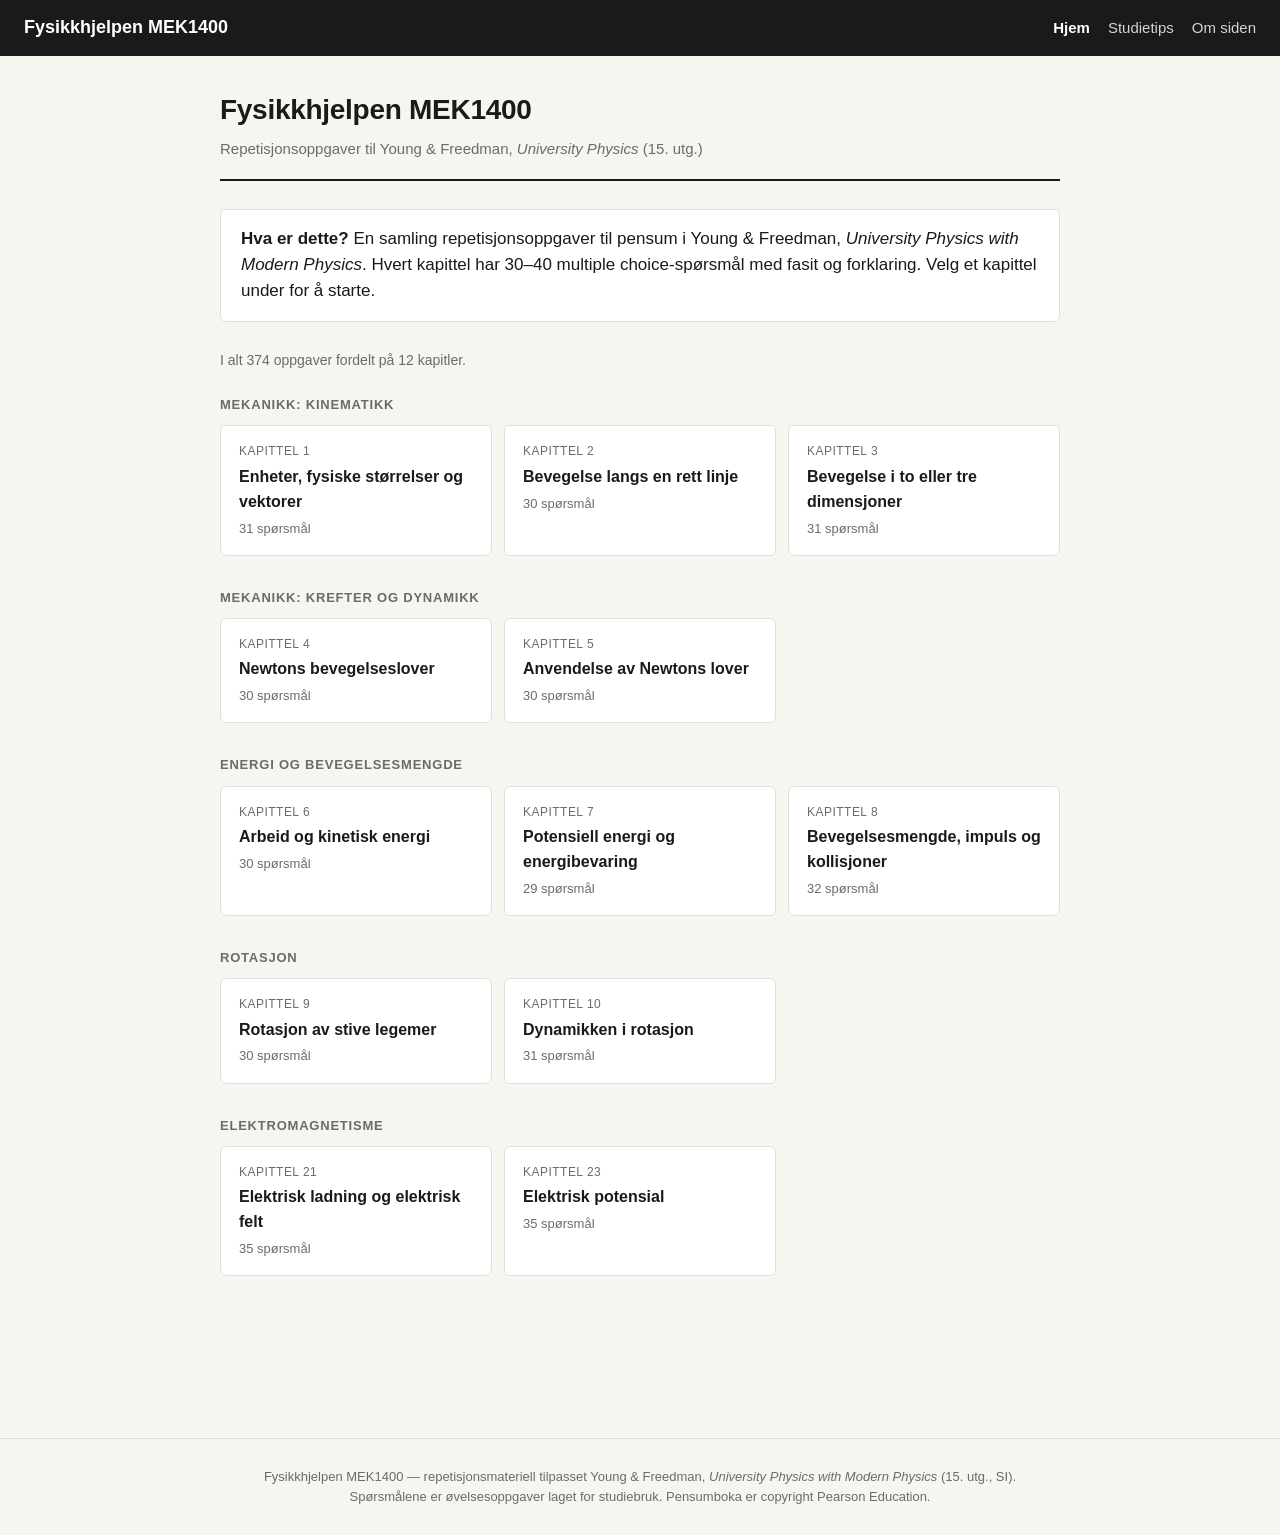
<file: index.html>
<!DOCTYPE html>
<html lang="no">
<head>
<meta charset="UTF-8">
<meta name="viewport" content="width=device-width, initial-scale=1.0">
<title>Hjem — Fysikkhjelpen MEK1400</title>
<meta name="description" content="Repetisjonsoppgaver i fysikk basert på Young &amp; Freedman University Physics. Multiple choice med fasit og forklaringer.">
<meta property="og:title" content="Hjem — Fysikkhjelpen MEK1400">
<meta property="og:description" content="Repetisjonsoppgaver i fysikk basert på Young &amp; Freedman University Physics.">
<meta property="og:type" content="website">
<link rel="stylesheet" href="style.css">

</head>
<body>
<header class="topbar">
  <a class="brand" href="index.html">Fysikkhjelpen MEK1400</a>
  <nav><a href="index.html" class="active">Hjem</a><a href="studietips.html">Studietips</a><a href="om.html">Om siden</a></nav>
</header>
<main class="wrap">
<header class="page-header">
  <h1>Fysikkhjelpen MEK1400</h1>
  <div class="subtitle">Repetisjonsoppgaver til Young &amp; Freedman, <em>University Physics</em> (15. utg.)</div>
</header>
<div class="summary">
  <strong>Hva er dette?</strong> En samling repetisjonsoppgaver til pensum i Young &amp; Freedman, <em>University Physics with Modern Physics</em>.
  Hvert kapittel har 30–40 multiple choice-spørsmål med fasit og forklaring.
  Velg et kapittel under for å starte.
</div>
<p style="color:var(--muted); font-size:14px; margin-bottom:24px;">I alt 374 oppgaver fordelt på 12 kapitler.</p>
<div class="group-head">Mekanikk: kinematikk</div>
<div class="chapter-grid">
<a class="chapter-card" href="kapittel-1.html">
  <div class="num">Kapittel 1</div>
  <span class="name">Enheter, fysiske størrelser og vektorer</span>
  <div class="meta">31 spørsmål</div>
</a>
<a class="chapter-card" href="kapittel-2.html">
  <div class="num">Kapittel 2</div>
  <span class="name">Bevegelse langs en rett linje</span>
  <div class="meta">30 spørsmål</div>
</a>
<a class="chapter-card" href="kapittel-3.html">
  <div class="num">Kapittel 3</div>
  <span class="name">Bevegelse i to eller tre dimensjoner</span>
  <div class="meta">31 spørsmål</div>
</a>
</div>
<div class="group-head">Mekanikk: krefter og dynamikk</div>
<div class="chapter-grid">
<a class="chapter-card" href="kapittel-4.html">
  <div class="num">Kapittel 4</div>
  <span class="name">Newtons bevegelseslover</span>
  <div class="meta">30 spørsmål</div>
</a>
<a class="chapter-card" href="kapittel-5.html">
  <div class="num">Kapittel 5</div>
  <span class="name">Anvendelse av Newtons lover</span>
  <div class="meta">30 spørsmål</div>
</a>
</div>
<div class="group-head">Energi og bevegelsesmengde</div>
<div class="chapter-grid">
<a class="chapter-card" href="kapittel-6.html">
  <div class="num">Kapittel 6</div>
  <span class="name">Arbeid og kinetisk energi</span>
  <div class="meta">30 spørsmål</div>
</a>
<a class="chapter-card" href="kapittel-7.html">
  <div class="num">Kapittel 7</div>
  <span class="name">Potensiell energi og energibevaring</span>
  <div class="meta">29 spørsmål</div>
</a>
<a class="chapter-card" href="kapittel-8.html">
  <div class="num">Kapittel 8</div>
  <span class="name">Bevegelsesmengde, impuls og kollisjoner</span>
  <div class="meta">32 spørsmål</div>
</a>
</div>
<div class="group-head">Rotasjon</div>
<div class="chapter-grid">
<a class="chapter-card" href="kapittel-9.html">
  <div class="num">Kapittel 9</div>
  <span class="name">Rotasjon av stive legemer</span>
  <div class="meta">30 spørsmål</div>
</a>
<a class="chapter-card" href="kapittel-10.html">
  <div class="num">Kapittel 10</div>
  <span class="name">Dynamikken i rotasjon</span>
  <div class="meta">31 spørsmål</div>
</a>
</div>
<div class="group-head">Elektromagnetisme</div>
<div class="chapter-grid">
<a class="chapter-card" href="kapittel-21.html">
  <div class="num">Kapittel 21</div>
  <span class="name">Elektrisk ladning og elektrisk felt</span>
  <div class="meta">35 spørsmål</div>
</a>
<a class="chapter-card" href="kapittel-23.html">
  <div class="num">Kapittel 23</div>
  <span class="name">Elektrisk potensial</span>
  <div class="meta">35 spørsmål</div>
</a>
</div>
</main>
<footer class="site-footer">
  Fysikkhjelpen MEK1400 — repetisjonsmateriell tilpasset Young &amp; Freedman, <em>University Physics with Modern Physics</em> (15. utg., SI).<br>
  Spørsmålene er øvelsesoppgaver laget for studiebruk. Pensumboka er copyright Pearson Education.
</footer>
</body>
</html>
</file>
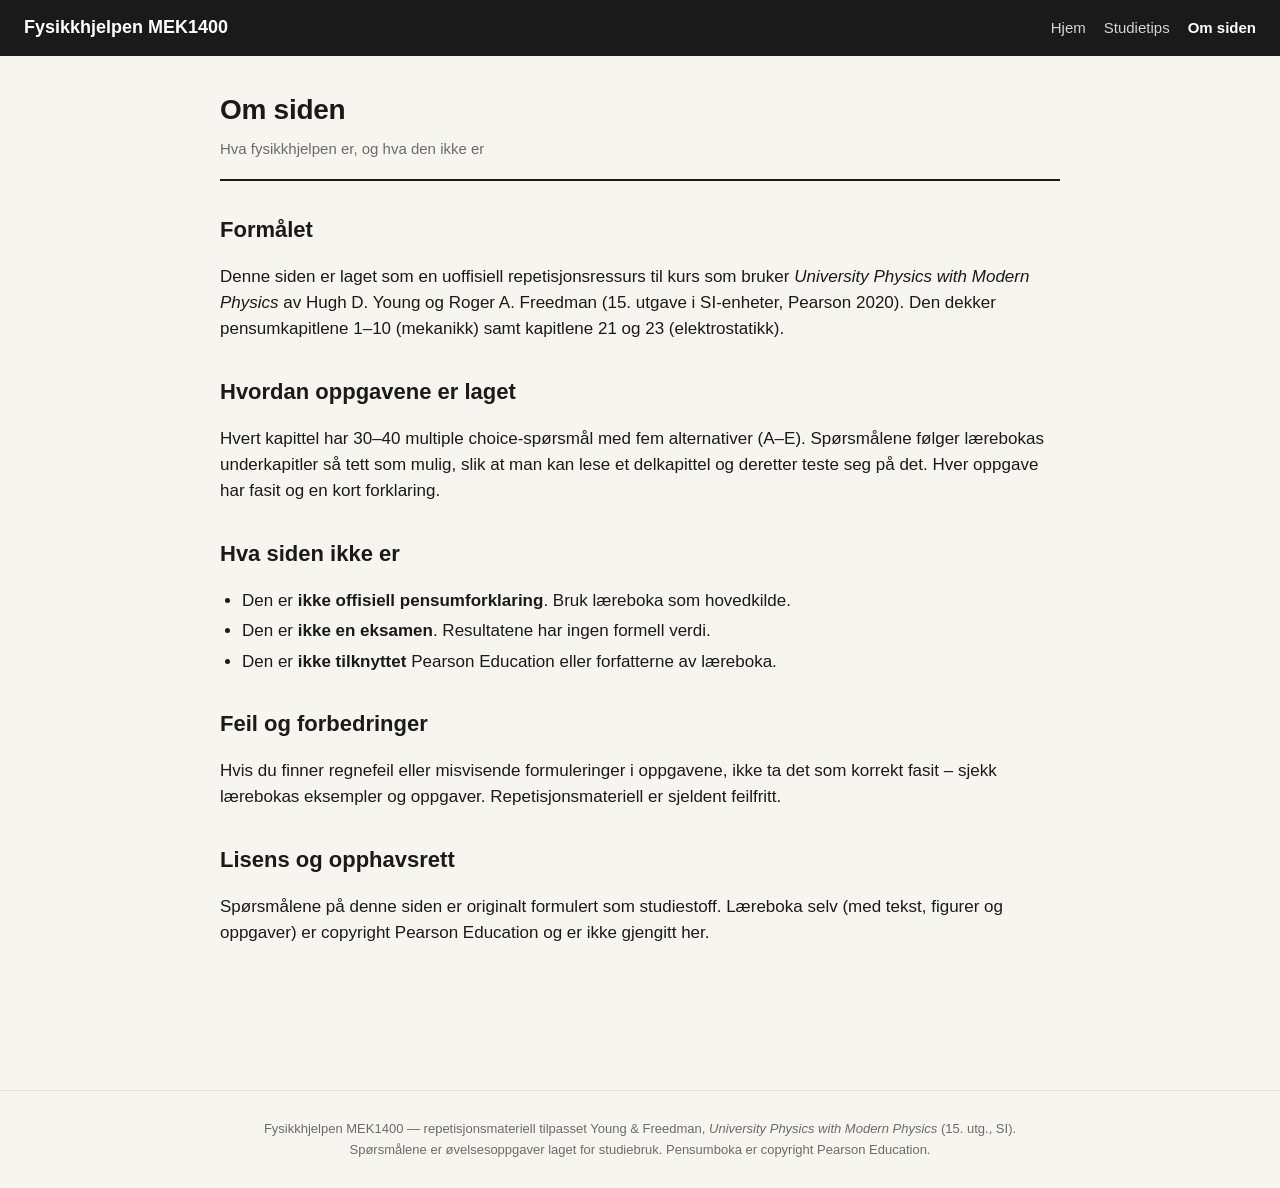
<file: om.html>
<!DOCTYPE html>
<html lang="no">
<head>
<meta charset="UTF-8">
<meta name="viewport" content="width=device-width, initial-scale=1.0">
<title>Om siden — Fysikkhjelpen MEK1400</title>
<meta name="description" content="Repetisjonsoppgaver i fysikk basert på Young &amp; Freedman University Physics. Multiple choice med fasit og forklaringer.">
<meta property="og:title" content="Om siden — Fysikkhjelpen MEK1400">
<meta property="og:description" content="Repetisjonsoppgaver i fysikk basert på Young &amp; Freedman University Physics.">
<meta property="og:type" content="website">
<link rel="stylesheet" href="style.css">

</head>
<body>
<header class="topbar">
  <a class="brand" href="index.html">Fysikkhjelpen MEK1400</a>
  <nav><a href="index.html">Hjem</a><a href="studietips.html">Studietips</a><a href="om.html" class="active">Om siden</a></nav>
</header>
<main class="wrap">
<header class="page-header">
  <h1>Om siden</h1>
  <div class="subtitle">Hva fysikkhjelpen er, og hva den ikke er</div>
</header>

<div class="prose">
<h2>Formålet</h2>
<p>Denne siden er laget som en uoffisiell repetisjonsressurs til kurs som bruker
<em>University Physics with Modern Physics</em> av Hugh D. Young og Roger A. Freedman
(15. utgave i SI-enheter, Pearson 2020).
Den dekker pensumkapitlene 1–10 (mekanikk) samt kapitlene 21 og 23 (elektrostatikk).</p>

<h2>Hvordan oppgavene er laget</h2>
<p>Hvert kapittel har 30–40 multiple choice-spørsmål med fem alternativer (A–E).
Spørsmålene følger lærebokas underkapitler så tett som mulig, slik at man kan
lese et delkapittel og deretter teste seg på det. Hver oppgave har fasit og
en kort forklaring.</p>

<h2>Hva siden ikke er</h2>
<ul>
<li>Den er <strong>ikke offisiell pensumforklaring</strong>. Bruk læreboka som hovedkilde.</li>
<li>Den er <strong>ikke en eksamen</strong>. Resultatene har ingen formell verdi.</li>
<li>Den er <strong>ikke tilknyttet</strong> Pearson Education eller forfatterne av læreboka.</li>
</ul>

<h2>Feil og forbedringer</h2>
<p>Hvis du finner regnefeil eller misvisende formuleringer i oppgavene, ikke ta
det som korrekt fasit – sjekk lærebokas eksempler og oppgaver. Repetisjonsmateriell
er sjeldent feilfritt.</p>

<h2>Lisens og opphavsrett</h2>
<p>Spørsmålene på denne siden er originalt formulert som studiestoff. Læreboka
selv (med tekst, figurer og oppgaver) er copyright Pearson Education og er ikke
gjengitt her.</p>
</div>
</main>

<footer class="site-footer">
  Fysikkhjelpen MEK1400 — repetisjonsmateriell tilpasset Young &amp; Freedman, <em>University Physics with Modern Physics</em> (15. utg., SI).<br>
  Spørsmålene er øvelsesoppgaver laget for studiebruk. Pensumboka er copyright Pearson Education.
</footer>
</body>
</html>
</file>
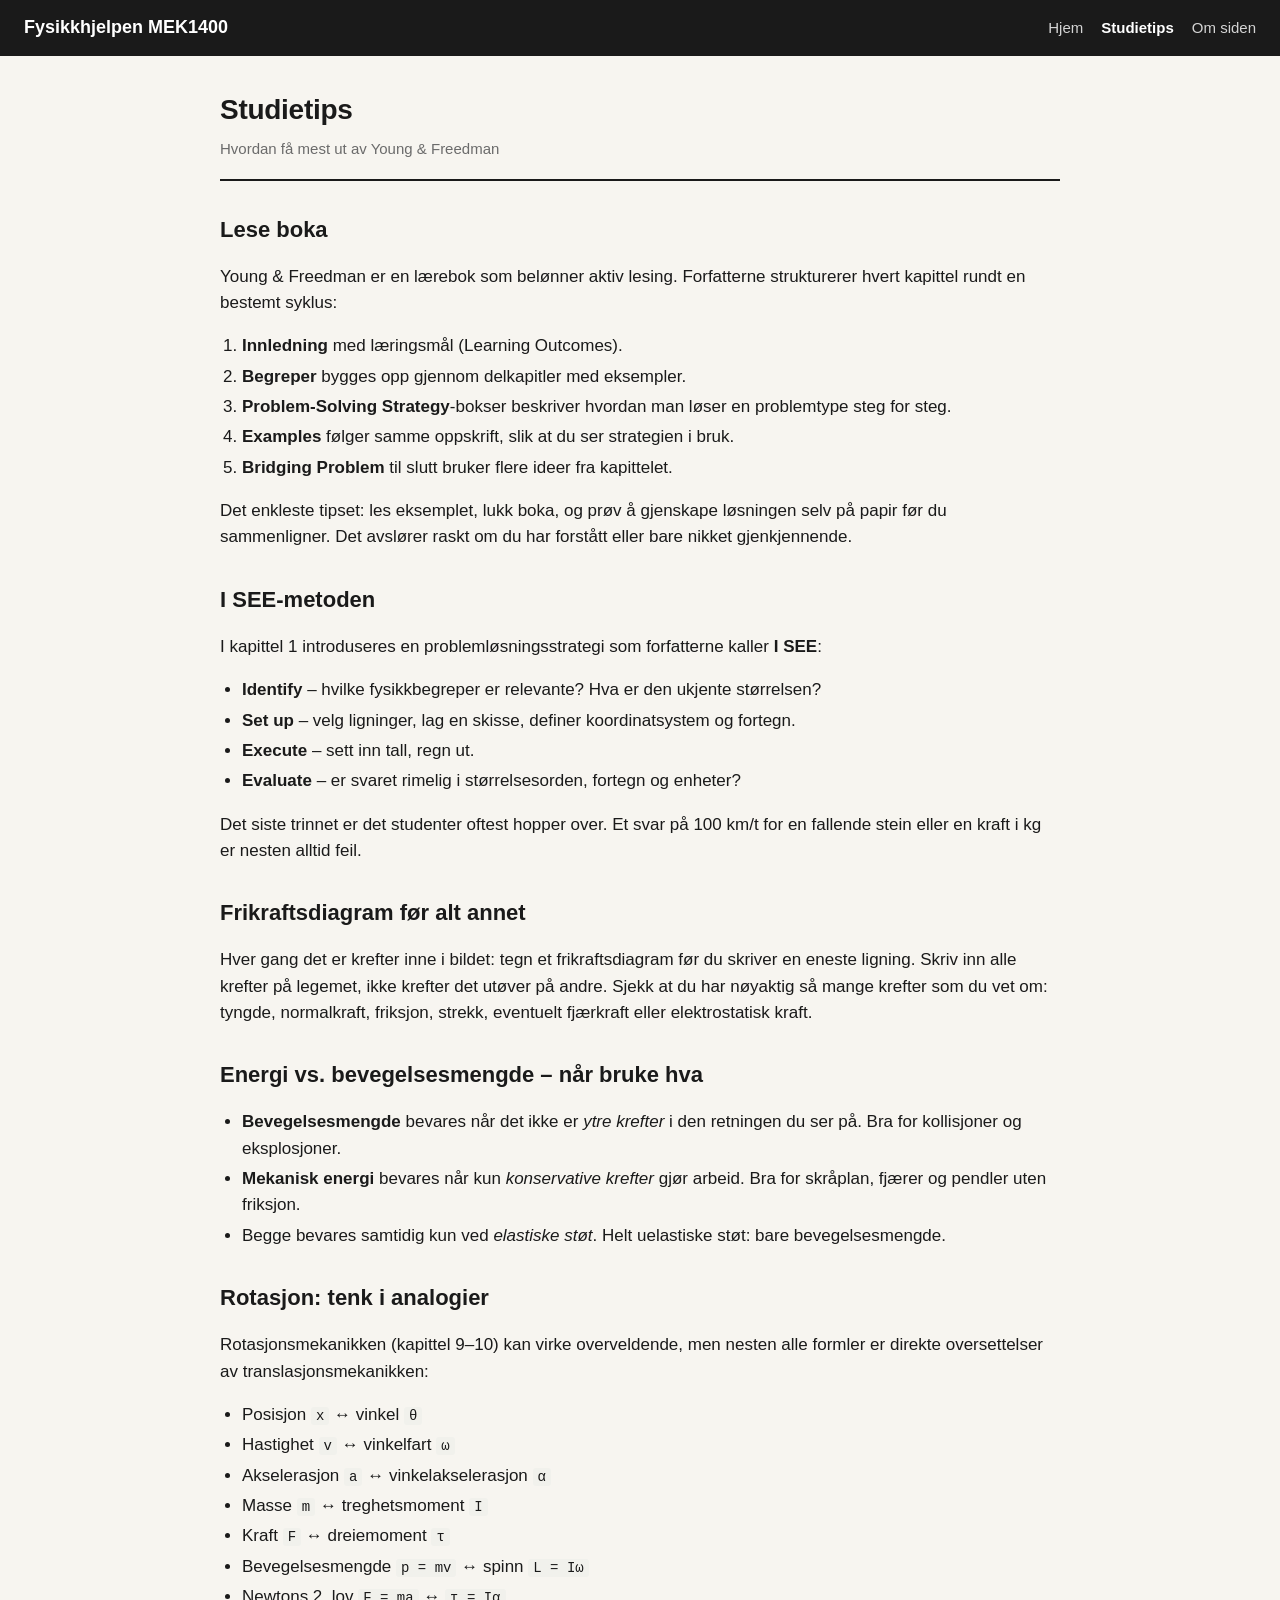
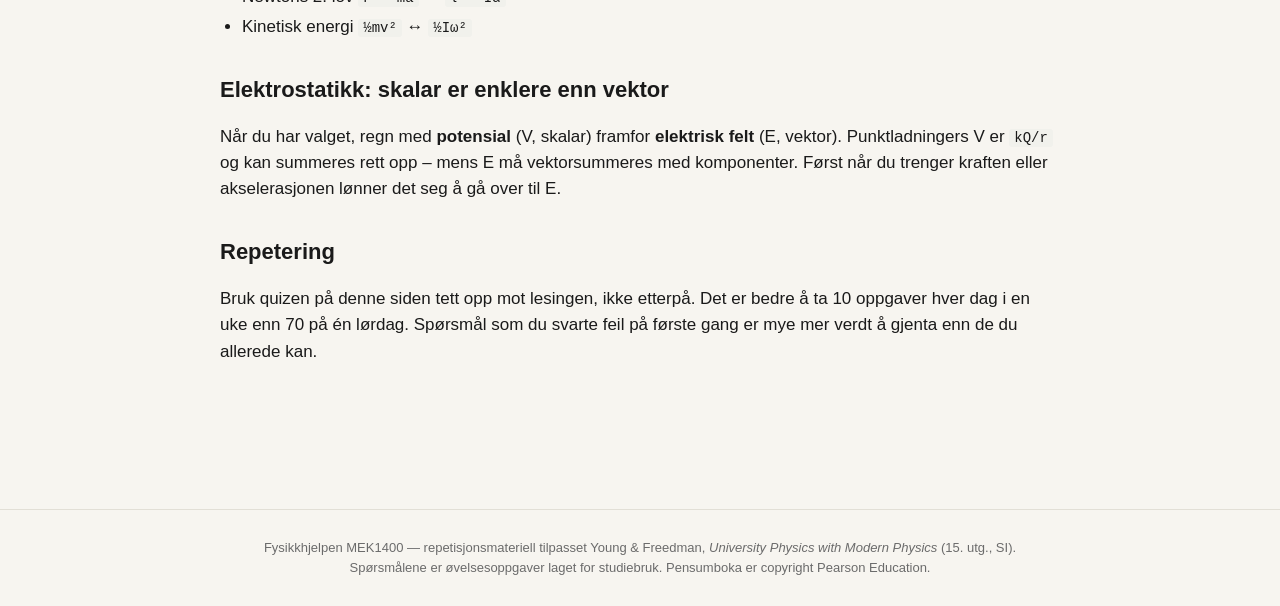
<file: studietips.html>
<!DOCTYPE html>
<html lang="no">
<head>
<meta charset="UTF-8">
<meta name="viewport" content="width=device-width, initial-scale=1.0">
<title>Studietips — Fysikkhjelpen MEK1400</title>
<meta name="description" content="Repetisjonsoppgaver i fysikk basert på Young &amp; Freedman University Physics. Multiple choice med fasit og forklaringer.">
<meta property="og:title" content="Studietips — Fysikkhjelpen MEK1400">
<meta property="og:description" content="Repetisjonsoppgaver i fysikk basert på Young &amp; Freedman University Physics.">
<meta property="og:type" content="website">
<link rel="stylesheet" href="style.css">

</head>
<body>
<header class="topbar">
  <a class="brand" href="index.html">Fysikkhjelpen MEK1400</a>
  <nav><a href="index.html">Hjem</a><a href="studietips.html" class="active">Studietips</a><a href="om.html">Om siden</a></nav>
</header>
<main class="wrap">
<header class="page-header">
  <h1>Studietips</h1>
  <div class="subtitle">Hvordan få mest ut av Young &amp; Freedman</div>
</header>

<div class="prose">

<h2>Lese boka</h2>
<p>Young &amp; Freedman er en lærebok som belønner aktiv lesing. Forfatterne
strukturerer hvert kapittel rundt en bestemt syklus:</p>
<ol>
<li><strong>Innledning</strong> med læringsmål (Learning Outcomes).</li>
<li><strong>Begreper</strong> bygges opp gjennom delkapitler med eksempler.</li>
<li><strong>Problem-Solving Strategy</strong>-bokser beskriver hvordan man løser
en problemtype steg for steg.</li>
<li><strong>Examples</strong> følger samme oppskrift, slik at du ser strategien i bruk.</li>
<li><strong>Bridging Problem</strong> til slutt bruker flere ideer fra kapittelet.</li>
</ol>
<p>Det enkleste tipset: les eksemplet, lukk boka, og prøv å gjenskape løsningen
selv på papir før du sammenligner. Det avslører raskt om du har forstått eller
bare nikket gjenkjennende.</p>

<h2>I SEE-metoden</h2>
<p>I kapittel 1 introduseres en problemløsningsstrategi som forfatterne kaller
<strong>I SEE</strong>:</p>
<ul>
<li><strong>Identify</strong> – hvilke fysikkbegreper er relevante? Hva er den ukjente størrelsen?</li>
<li><strong>Set up</strong> – velg ligninger, lag en skisse, definer koordinatsystem og fortegn.</li>
<li><strong>Execute</strong> – sett inn tall, regn ut.</li>
<li><strong>Evaluate</strong> – er svaret rimelig i størrelsesorden, fortegn og enheter?</li>
</ul>
<p>Det siste trinnet er det studenter oftest hopper over. Et svar på 100 km/t for
en fallende stein eller en kraft i kg er nesten alltid feil.</p>

<h2>Frikraftsdiagram før alt annet</h2>
<p>Hver gang det er krefter inne i bildet: tegn et frikraftsdiagram før du skriver
en eneste ligning. Skriv inn alle krefter på legemet, ikke krefter det utøver
på andre. Sjekk at du har nøyaktig så mange krefter som du vet om: tyngde,
normalkraft, friksjon, strekk, eventuelt fjærkraft eller elektrostatisk kraft.</p>

<h2>Energi vs. bevegelsesmengde – når bruke hva</h2>
<ul>
<li><strong>Bevegelsesmengde</strong> bevares når det ikke er <em>ytre krefter</em>
i den retningen du ser på. Bra for kollisjoner og eksplosjoner.</li>
<li><strong>Mekanisk energi</strong> bevares når kun <em>konservative krefter</em>
gjør arbeid. Bra for skråplan, fjærer og pendler uten friksjon.</li>
<li>Begge bevares samtidig kun ved <em>elastiske støt</em>. Helt uelastiske støt:
bare bevegelsesmengde.</li>
</ul>

<h2>Rotasjon: tenk i analogier</h2>
<p>Rotasjonsmekanikken (kapittel 9–10) kan virke overveldende, men nesten alle
formler er direkte oversettelser av translasjonsmekanikken:</p>
<ul>
<li>Posisjon <code>x</code> ↔ vinkel <code>θ</code></li>
<li>Hastighet <code>v</code> ↔ vinkelfart <code>ω</code></li>
<li>Akselerasjon <code>a</code> ↔ vinkelakselerasjon <code>α</code></li>
<li>Masse <code>m</code> ↔ treghetsmoment <code>I</code></li>
<li>Kraft <code>F</code> ↔ dreiemoment <code>τ</code></li>
<li>Bevegelsesmengde <code>p = mv</code> ↔ spinn <code>L = Iω</code></li>
<li>Newtons 2. lov <code>F = ma</code> ↔ <code>τ = Iα</code></li>
<li>Kinetisk energi <code>½mv²</code> ↔ <code>½Iω²</code></li>
</ul>

<h2>Elektrostatikk: skalar er enklere enn vektor</h2>
<p>Når du har valget, regn med <strong>potensial</strong> (V, skalar) framfor
<strong>elektrisk felt</strong> (E, vektor). Punktladningers V er <code>kQ/r</code>
og kan summeres rett opp – mens E må vektorsummeres med komponenter.
Først når du trenger kraften eller akselerasjonen lønner det seg å gå over til E.</p>

<h2>Repetering</h2>
<p>Bruk quizen på denne siden tett opp mot lesingen, ikke etterpå. Det er bedre
å ta 10 oppgaver hver dag i en uke enn 70 på én lørdag. Spørsmål som du svarte
feil på første gang er mye mer verdt å gjenta enn de du allerede kan.</p>

</div>
</main>

<footer class="site-footer">
  Fysikkhjelpen MEK1400 — repetisjonsmateriell tilpasset Young &amp; Freedman, <em>University Physics with Modern Physics</em> (15. utg., SI).<br>
  Spørsmålene er øvelsesoppgaver laget for studiebruk. Pensumboka er copyright Pearson Education.
</footer>
</body>
</html>
</file>
<file: style.css>
/* Fysikkhjelpen MEK1400 — stilark */

:root {
  --bg: #f7f5f0;
  --paper: #ffffff;
  --ink: #1a1a1a;
  --muted: #6b6b6b;
  --line: #e2dfd6;
  --accent: #2563eb;
  --accent-hover: #1e40af;
  --good: #15803d;
  --good-bg: #dcfce7;
  --bad: #b91c1c;
  --bad-bg: #fee2e2;
  --selected: #dbeafe;
}

* { box-sizing: border-box; }

html, body {
  margin: 0;
  padding: 0;
  background: var(--bg);
  color: var(--ink);
  font-family: -apple-system, BlinkMacSystemFont, "Segoe UI", "Helvetica Neue",
               Arial, "Liberation Sans", sans-serif;
  font-size: 17px;
  line-height: 1.55;
}

a { color: var(--accent); text-decoration: none; }
a:hover { text-decoration: underline; }

/* === Top navigation === */
.topbar {
  background: var(--ink);
  color: white;
  padding: 14px 24px;
  display: flex;
  align-items: center;
  justify-content: space-between;
  flex-wrap: wrap;
  gap: 12px;
}
.topbar .brand {
  font-weight: 700;
  font-size: 18px;
  color: white;
}
.topbar .brand:hover { text-decoration: none; }
.topbar nav {
  display: flex;
  gap: 18px;
  flex-wrap: wrap;
}
.topbar nav a {
  color: #d4d4d4;
  font-size: 15px;
}
.topbar nav a:hover { color: white; text-decoration: none; }
.topbar nav a.active { color: white; font-weight: 600; }

/* === Layout === */
.wrap {
  max-width: 880px;
  margin: 0 auto;
  padding: 32px 20px 80px;
}

header.page-header {
  border-bottom: 2px solid var(--ink);
  padding-bottom: 18px;
  margin-bottom: 28px;
}
header.page-header h1 {
  margin: 0 0 6px 0;
  font-size: 28px;
  letter-spacing: -0.01em;
}
header.page-header .subtitle {
  color: var(--muted);
  font-size: 15px;
}

.summary {
  background: var(--paper);
  border: 1px solid var(--line);
  border-radius: 6px;
  padding: 16px 20px;
  margin-bottom: 28px;
}

/* === Chapter grid (homepage) === */
.chapter-grid {
  display: grid;
  grid-template-columns: repeat(auto-fill, minmax(260px, 1fr));
  gap: 12px;
  margin-bottom: 32px;
}
.chapter-card {
  background: var(--paper);
  border: 1px solid var(--line);
  border-radius: 6px;
  padding: 16px 18px;
  display: block;
  color: var(--ink);
  transition: border-color 0.12s, transform 0.12s;
}
.chapter-card:hover {
  border-color: var(--accent);
  text-decoration: none;
  transform: translateY(-1px);
}
.chapter-card .num {
  font-size: 12px;
  color: var(--muted);
  text-transform: uppercase;
  letter-spacing: 0.04em;
  margin-bottom: 4px;
}
.chapter-card .name {
  font-weight: 600;
  font-size: 16px;
  display: block;
  margin-bottom: 4px;
}
.chapter-card .meta {
  font-size: 13px;
  color: var(--muted);
}

/* === Section grouping === */
.group-head {
  font-size: 13px;
  color: var(--muted);
  text-transform: uppercase;
  letter-spacing: 0.06em;
  margin: 24px 0 10px;
  font-weight: 600;
}

/* === Quiz pages === */
.quiz-controls {
  display: flex;
  gap: 8px;
  flex-wrap: wrap;
  margin-bottom: 22px;
}
.btn {
  background: var(--paper);
  border: 1px solid var(--line);
  border-radius: 6px;
  padding: 8px 14px;
  cursor: pointer;
  font: inherit;
  font-size: 14px;
  color: var(--ink);
  transition: border-color 0.12s, background 0.12s;
}
.btn:hover { border-color: var(--accent); }
.btn.primary {
  background: var(--accent);
  border-color: var(--accent);
  color: white;
}
.btn.primary:hover { background: var(--accent-hover); }

.score-panel {
  position: sticky;
  top: 12px;
  background: var(--paper);
  border: 1px solid var(--line);
  border-radius: 6px;
  padding: 12px 16px;
  margin-bottom: 18px;
  display: flex;
  gap: 18px;
  flex-wrap: wrap;
  align-items: center;
  z-index: 10;
  box-shadow: 0 1px 3px rgba(0,0,0,0.04);
}
.score-panel .stat {
  display: flex;
  flex-direction: column;
  line-height: 1.2;
}
.score-panel .stat .lbl {
  font-size: 12px;
  color: var(--muted);
  text-transform: uppercase;
  letter-spacing: 0.04em;
}
.score-panel .stat .val {
  font-size: 20px;
  font-weight: 600;
}
.score-panel .stat .val.good { color: var(--good); }
.score-panel .stat .val.bad { color: var(--bad); }
.progress-bar {
  flex: 1;
  min-width: 120px;
  height: 6px;
  background: var(--line);
  border-radius: 3px;
  overflow: hidden;
}
.progress-bar > div {
  height: 100%;
  background: var(--accent);
  transition: width 0.3s;
}

.question {
  background: var(--paper);
  border: 1px solid var(--line);
  border-radius: 8px;
  padding: 20px 24px;
  margin-bottom: 16px;
}
.question .num {
  font-size: 13px;
  color: var(--muted);
  margin-bottom: 4px;
  text-transform: uppercase;
  letter-spacing: 0.04em;
}
.question .text {
  font-size: 17px;
  margin-bottom: 14px;
  font-weight: 500;
}
.options { display: flex; flex-direction: column; gap: 6px; }
.opt {
  display: flex;
  align-items: flex-start;
  gap: 10px;
  padding: 10px 14px;
  border: 1px solid var(--line);
  border-radius: 6px;
  cursor: pointer;
  background: white;
  transition: border-color 0.12s, background 0.12s;
  user-select: none;
}
.opt:hover { border-color: var(--accent); background: #f9f9f6; }
.opt .letter {
  font-weight: 600;
  color: var(--accent);
  flex-shrink: 0;
}
.opt .text { flex: 1; }
.opt.selected {
  border-color: var(--accent);
  background: var(--selected);
}
.opt.correct {
  border-color: var(--good);
  background: var(--good-bg);
}
.opt.wrong {
  border-color: var(--bad);
  background: var(--bad-bg);
}

.feedback {
  margin-top: 14px;
  padding: 12px 16px;
  border-radius: 6px;
  border-left: 4px solid var(--accent);
  background: #f1f5f9;
  font-size: 15px;
}
.feedback.correct {
  border-left-color: var(--good);
  background: var(--good-bg);
}
.feedback.correct .verdict { color: var(--good); }
.feedback.wrong {
  border-left-color: var(--bad);
  background: var(--bad-bg);
}
.feedback.wrong .verdict { color: var(--bad); }
.feedback .verdict {
  font-weight: 600;
  margin-bottom: 4px;
}

/* Chapter navigation footer */
.chapter-nav {
  display: flex;
  justify-content: space-between;
  margin-top: 36px;
  padding-top: 20px;
  border-top: 1px solid var(--line);
  flex-wrap: wrap;
  gap: 10px;
}
.chapter-nav a {
  background: var(--paper);
  border: 1px solid var(--line);
  border-radius: 6px;
  padding: 10px 16px;
  color: var(--ink);
  font-size: 14px;
  transition: border-color 0.12s;
}
.chapter-nav a:hover {
  border-color: var(--accent);
  text-decoration: none;
}

/* Footer */
footer.site-footer {
  margin-top: 50px;
  padding: 28px 20px;
  border-top: 1px solid var(--line);
  color: var(--muted);
  font-size: 13px;
  text-align: center;
}

/* Content prose pages */
.prose h2 {
  font-size: 22px;
  margin-top: 32px;
  margin-bottom: 10px;
}
.prose h3 {
  font-size: 18px;
  margin-top: 24px;
  margin-bottom: 8px;
}
.prose p, .prose ul, .prose ol {
  margin-bottom: 14px;
}
.prose ul, .prose ol {
  padding-left: 22px;
}
.prose li { margin-bottom: 4px; }
.prose code {
  background: #f1f1ec;
  padding: 1px 5px;
  border-radius: 3px;
  font-size: 14px;
}

@media (max-width: 600px) {
  body { font-size: 16px; }
  .wrap { padding: 18px 14px 60px; }
  header.page-header h1 { font-size: 24px; }
  .question { padding: 16px 18px; }
  .topbar { padding: 12px 16px; }
  .topbar nav { gap: 12px; font-size: 14px; }
}
</file>
